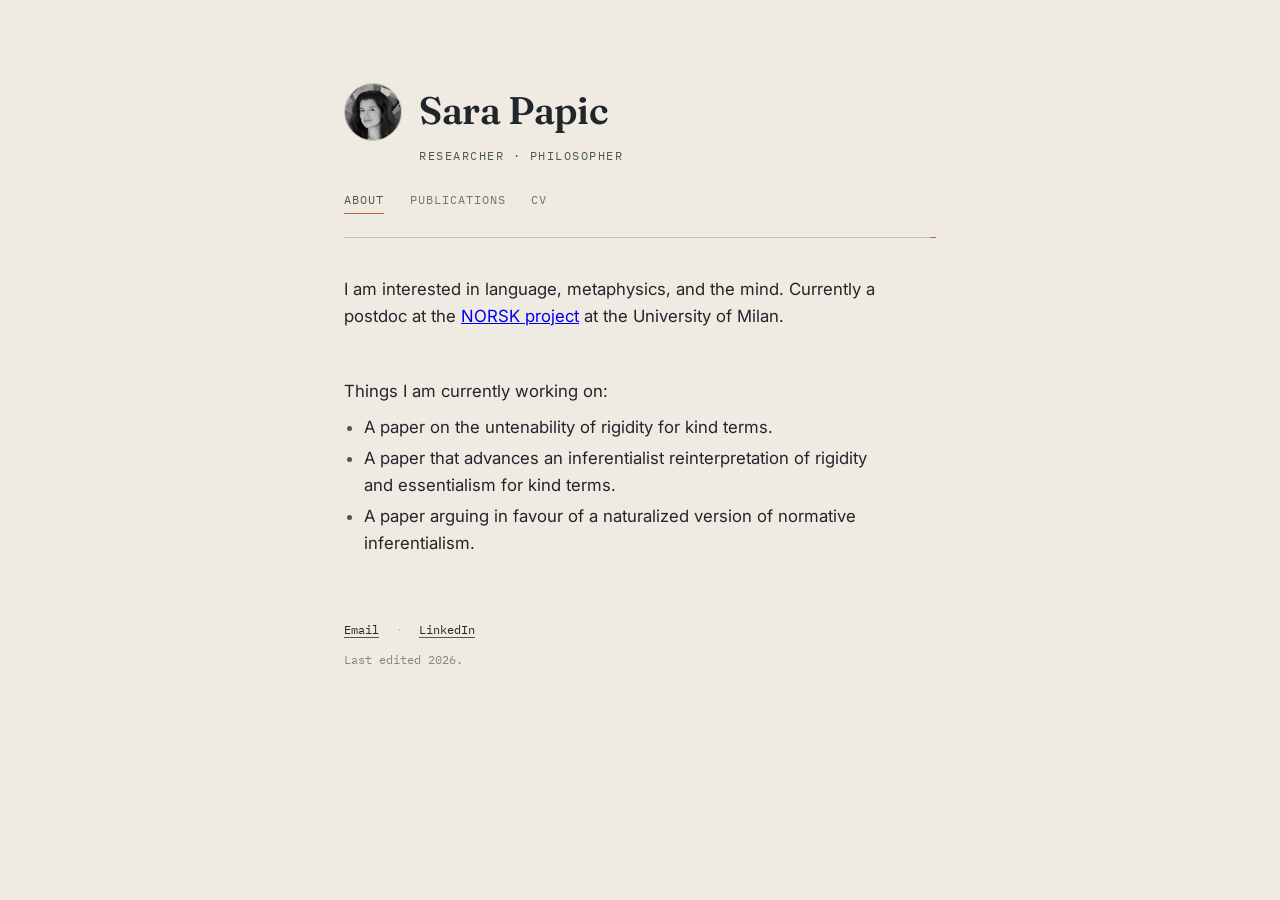
<file: index.html>
<!DOCTYPE html>

<html lang="en">
<head>
<meta charset="UTF-8">
<meta name="viewport" content="width=device-width, initial-scale=1.0">
<title>Sara Papic — About</title>
  <meta name="google-site-verification" content="bdzuO0rXJuduNke9B94QMSSZOs-X30JeOjZKdcjAzds" />
<link rel="stylesheet" href="style.css">
<link rel="preconnect" href="https://fonts.googleapis.com">
<link rel="preconnect" href="https://fonts.gstatic.com" crossorigin>
<link href="https://fonts.googleapis.com/css2?family=Fraunces:opsz,wght@9..144,400;9..144,500;9..144,600&family=Inter:wght@400;500&family=IBM+Plex+Mono:wght@400;500&display=swap" rel="stylesheet">
</head>
<body>

<div class="page">

  <div class="letterhead">
    <div class="mark">
      <img src="photo.jpg" alt="Sara Papic" onerror="this.style.display='none'">
    </div>
    <div>
      <h1>Sara Papic</h1>
      <p class="tagline">Researcher · Philosopher </p>
    </div>
  </div>

  <nav class="site-nav">
    <a href="index.html" class="active">About</a>
    <a href="publications.html">Publications</a>
    <a href="cv.html">CV</a>
  </nav>
  <hr class="rule">

  <p class="bio">
    I am interested in language, metaphysics, and the mind. Currently
    a postdoc at the <a href="https://norsk.unimi.it">NORSK project</a> at the University of Milan.

  </p>
  
 <p class="bio tight"> 
  Things I am currently working on:
  </p>
   <ul class="bio-list">
    <li>A paper on the untenability of rigidity for kind terms.</li>
    <li>A paper that advances an inferentialist reinterpretation of rigidity and essentialism for kind terms.</li>
    <li>A paper arguing in favour of a naturalized version of normative inferentialism.</li>
  </ul>



  <footer>
    <p>
      <a href="mailto:sara.papic@unimi.it">Email</a>
      <span class="sep">·</span>
      <a href="https://www.linkedin.com/in/sara-papic-9577a693/">LinkedIn</a>
    </p>
    <p class="meta">Last edited <span id="year"></span>.</p>
  </footer>

</div>

<script>
  document.getElementById('year').textContent = new Date().getFullYear();
</script>

</body>
</html>
</file>
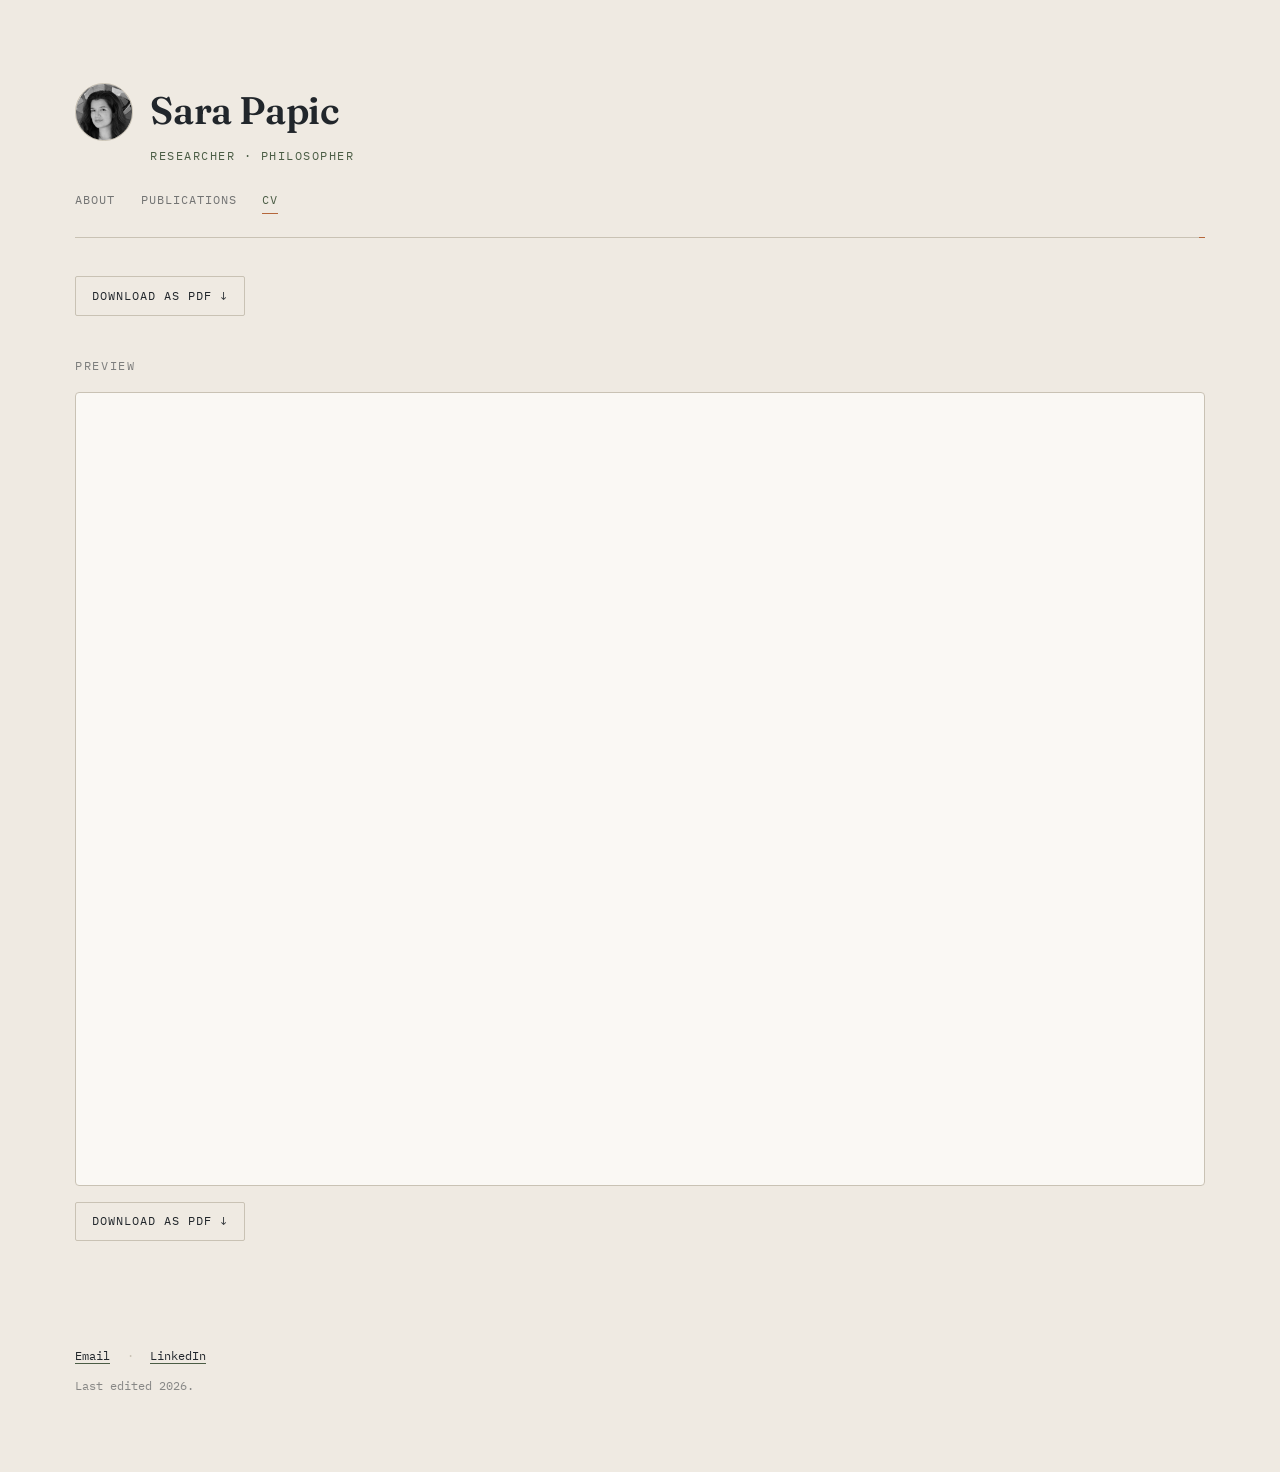
<file: cv.html>
<!DOCTYPE html>

<html lang="en">
<head>
<meta charset="UTF-8">
<meta name="viewport" content="width=device-width, initial-scale=1.0">
<title>Sara Papic — CV</title>
<link rel="stylesheet" href="style.css">
<link rel="preconnect" href="https://fonts.googleapis.com">
<link rel="preconnect" href="https://fonts.gstatic.com" crossorigin>
<link href="https://fonts.googleapis.com/css2?family=Fraunces:opsz,wght@9..144,400;9..144,500;9..144,600&family=Inter:wght@400;500&family=IBM+Plex+Mono:wght@400;500&display=swap" rel="stylesheet">
</head>
<body class="wide-page">

<div class="page">

  <div class="letterhead">
    <div class="mark">
      <img src="photo.jpg" alt="Sara Papic" onerror="this.style.display='none'">
    </div>
    <div>
      <h1>Sara Papic</h1>
      <p class="tagline">Researcher · Philosopher</p>
    </div>
  </div>

  <nav class="site-nav">
    <a href="index.html">About</a>
    <a href="publications.html">Publications</a>
    <a href="cv.html" class="active">CV</a>
  </nav>
  <hr class="rule">

  <a class="cv-download" href="cv.pdf">Download as PDF ↓</a>
  
  <p class="label">Preview</p>
  <div class="cv-viewer">
    <iframe src="cv.pdf" title="CV preview"></iframe>
  </div>
  <a class="cv-download" href="cv.pdf">Download as PDF ↓</a>

  

   <footer>
    <p>
      <a href="mailto:sara.papic@unimi.it">Email</a>
      <span class="sep">·</span>
      <a href="https://www.linkedin.com/in/sara-papic-9577a693/">LinkedIn</a>
    </p>
    <p class="meta">Last edited <span id="year"></span>.</p>
  </footer>


</div>

<script>
  document.getElementById('year').textContent = new Date().getFullYear();
</script>

</body>
</html>
</file>
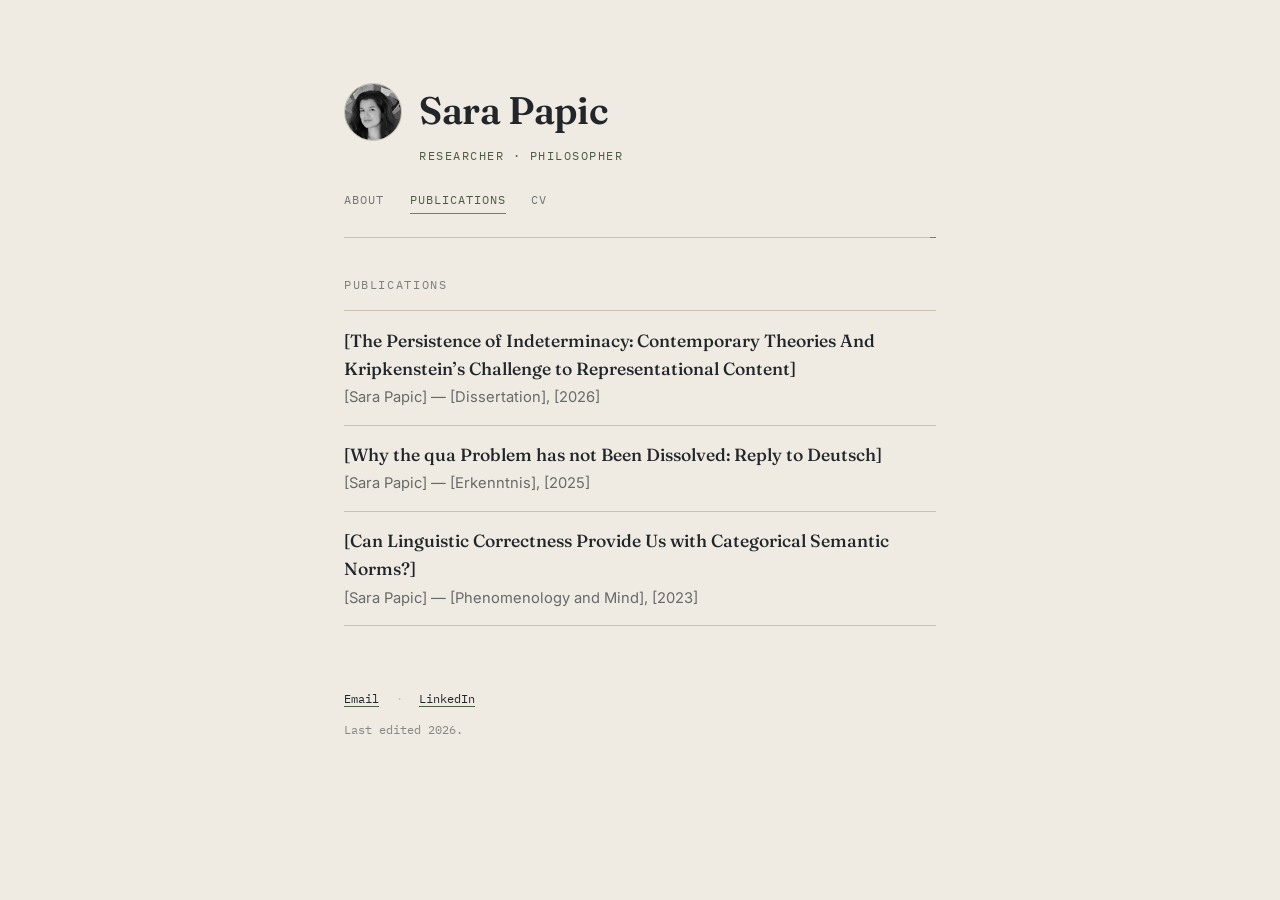
<file: publications.html>
<!DOCTYPE html>

<html lang="en">
<head>
<meta charset="UTF-8">
<meta name="viewport" content="width=device-width, initial-scale=1.0">
<title>Sara Papic — Publications</title>
<link rel="stylesheet" href="style.css">
<link rel="preconnect" href="https://fonts.googleapis.com">
<link rel="preconnect" href="https://fonts.gstatic.com" crossorigin>
<link href="https://fonts.googleapis.com/css2?family=Fraunces:opsz,wght@9..144,400;9..144,500;9..144,600&family=Inter:wght@400;500&family=IBM+Plex+Mono:wght@400;500&display=swap" rel="stylesheet">
</head>
<body>

<div class="page">

  <div class="letterhead">
    <div class="mark">
      <img src="photo.jpg" alt="Sara Papic" onerror="this.style.display='none'">
    </div>
    <div>
      <h1>Sara Papic</h1>
      <p class="tagline">Researcher · Philosopher</p>
    </div>
  </div>

  <nav class="site-nav">
    <a href="index.html">About</a>
    <a href="publications.html" class="active">Publications</a>
    <a href="cv.html">CV</a>
  </nav>
  <hr class="rule">

  <section>
    <p class="label">Publications</p>

    <a class="row-link" href="https://philpapers.org/archive/PAPTPO-23.pdf">
      <span class="row-title">[The Persistence of Indeterminacy: Contemporary Theories And Kripkenstein’s Challenge to Representational Content]</span>
      <span class="row-desc">[Sara Papic] — [Dissertation], [2026]</span>
    </a>


    <a class="row-link" href="https://philpapers.org/archive/PAPWTQ.pdf">
      <span class="row-title">[Why the qua Problem has not Been Dissolved: Reply to Deutsch]</span>
      <span class="row-desc">[Sara Papic] — [Erkenntnis], [2025]</span>
    </a>

    <a class="row-link" href="https://journals.openedition.org/phenomenology/2584">
      <span class="row-title">[Can Linguistic Correctness Provide Us with Categorical Semantic Norms?]</span>
      <span class="row-desc">[Sara Papic] — [Phenomenology and Mind], [2023]</span>
    </a>



  <footer>
    <p>
      <a href="mailto:sara.papic@unimi.it">Email</a>
      <span class="sep">·</span>
      <a href="https://www.linkedin.com/in/sara-papic-9577a693/">LinkedIn</a>
    </p>
    <p class="meta">Last edited <span id="year"></span>.</p>
  </footer>

</div>

<script>
  document.getElementById('year').textContent = new Date().getFullYear();
</script>

</body>
</html>
</file>
<file: style.css>
:root {
  --paper: #efeae2;
  --paper-light: #faf8f4;
  --ink: #21262b;
  --moss: #4b5d45;
  --clay: #b5673b;
  --line: #c9c2b4;
}

* { box-sizing: border-box; }

body {
  margin: 0;
  background: var(--paper);
  color: var(--ink);
  font-family: 'Inter', sans-serif;
  line-height: 1.6;
  -webkit-font-smoothing: antialiased;
}

.page {
  max-width: 640px;
  margin: 0 auto;
  padding: 5rem 1.5rem 4rem;
}

/* Letterhead */
.letterhead {
  display: flex;
  align-items: flex-start;
  gap: 1.1rem;
  margin-bottom: 1.4rem;
}

.mark {
  flex: none;
  width: 3.6rem;
  height: 3.6rem;
  border-radius: 50%;
  background: var(--paper-light);
  border: 1px solid var(--line);
  overflow: hidden;
  margin-top: 0.2rem;
}

.mark img {
  width: 100%;
  height: 100%;
  object-fit: cover;
  display: block;
}

h1 {
  font-family: 'Fraunces', serif;
  font-weight: 600;
  font-size: 2.4rem;
  margin: 0 0 0.3rem;
  letter-spacing: -0.01em;
}

.tagline {
  font-family: 'IBM Plex Mono', monospace;
  font-size: 0.78rem;
  letter-spacing: 0.12em;
  text-transform: uppercase;
  color: var(--moss);
  margin: 0;
}

/* Nav */
nav.site-nav {
  display: flex;
  gap: 1.6rem;
  margin: 1.5rem 0 1.4rem;
  font-family: 'IBM Plex Mono', monospace;
  font-size: 0.78rem;
  letter-spacing: 0.08em;
  text-transform: uppercase;
}

nav.site-nav a {
  color: var(--ink);
  opacity: 0.6;
  text-decoration: none;
  padding-bottom: 3px;
  border-bottom: 1px solid transparent;
  transition: opacity 0.15s ease, border-color 0.15s ease;
}

nav.site-nav a:hover,
nav.site-nav a:focus-visible { opacity: 1; }

nav.site-nav a.active {
  opacity: 1;
  color: var(--moss);
  border-bottom-color: var(--clay);
}

.rule {
  border: none;
  height: 1px;
  background: var(--line);
  margin: 0 0 2.4rem;
  position: relative;
}

.rule::after {
  content: '';
  position: absolute;
  right: 0;
  top: -2.5px;
  width: 6px;
  height: 6px;
  border-radius: 50%;
  background: var(--clay);
}

/* Bio / body text */
.bio {
  font-size: 1.05rem;
  max-width: 34rem;
  margin: 0 0 3rem;
}

.bio mark {
  background: none;
  color: var(--moss);
  font-style: italic;
}
/* Tighter paragraph when a list follows it */
.bio.tight { margin-bottom: 0.6rem; }

/* Bullet list matching the bio text */
ul.bio-list {
  font-size: 1.05rem;
  max-width: 34rem;
  margin: 0 0 3rem;
  padding-left: 1.25rem;
  list-style: disc;
}

ul.bio-list li { margin-bottom: 0.25rem; }
ul.bio-list li:last-child { margin-bottom: 0; }
ul.bio-list li::marker { color: var(--moss); }
/* Sections */
section + section { margin-top: 3rem; }

.label {
  font-family: 'IBM Plex Mono', monospace;
  font-size: 0.72rem;
  letter-spacing: 0.14em;
  text-transform: uppercase;
  color: var(--ink);
  opacity: 0.55;
  margin: 0 0 1rem;
}

/* Reused row style: publications + work items */
.row-link {
  display: block;
  text-decoration: none;
  color: var(--ink);
  padding: 0.95rem 0;
  border-bottom: 1px solid var(--line);
  transition: padding-left 0.15s ease;
}

.row-link:first-of-type { border-top: 1px solid var(--line); }

.row-title {
  font-family: 'Fraunces', serif;
  font-size: 1.1rem;
  font-weight: 500;
}

.row-title::after {
  content: ' →';
  color: var(--clay);
  opacity: 0;
  transition: opacity 0.15s ease;
}

.row-link:hover .row-title::after,
.row-link:focus-visible .row-title::after { opacity: 1; }

.row-link:hover,
.row-link:focus-visible { padding-left: 0.4rem; }

.row-desc {
  display: block;
  font-size: 0.92rem;
  color: var(--ink);
  opacity: 0.65;
  margin-top: 0.2rem;
}

/* CV specific */
.cv-download {
  display: inline-block;
  font-family: 'IBM Plex Mono', monospace;
  font-size: 0.78rem;
  text-transform: uppercase;
  letter-spacing: 0.08em;
  border: 1px solid var(--line);
  padding: 0.55rem 1rem;
  border-radius: 2px;
  text-decoration: none;
  color: var(--ink);
  margin-bottom: 2.6rem;
  transition: border-color 0.15s ease, color 0.15s ease;
}

.cv-viewer {
  border: 1px solid var(--line);
  border-radius: 4px;
  overflow: hidden;
  background: var(--paper-light);
  margin: 0 0 1rem;
}

.cv-viewer iframe {
  display: block;
  width: 100%;
  height: 88vh;
  min-height: 750px;
  border: none;
}

body.wide-page .page {
  width: min(92vw, 1300px);
  max-width: none;
}

.cv-download:hover,
.cv-download:focus-visible {
  border-color: var(--clay);
  color: var(--clay);
}

.cv-row {
  display: flex;
  gap: 1.2rem;
  padding: 0.8rem 0;
  border-bottom: 1px solid var(--line);
}

.cv-row:first-of-type { border-top: 1px solid var(--line); }

.cv-when {
  flex: none;
  width: 6.5rem;
  font-family: 'IBM Plex Mono', monospace;
  font-size: 0.78rem;
  opacity: 0.6;
  padding-top: 0.15rem;
}

.cv-what { font-size: 1rem; }

/* Elsewhere / footer */
footer {
  margin-top: 4rem;
  font-family: 'IBM Plex Mono', monospace;
  font-size: 0.74rem;
}

footer a {
  color: var(--ink);
  text-decoration: none;
  border-bottom: 1px solid var(--moss);
}

footer a:hover,
footer a:focus-visible { color: var(--moss); }

footer .sep {
  color: var(--line);
  margin: 0 0.6rem;
}

footer .meta {
  opacity: 0.5;
  margin-top: 0.6rem;
}

a:focus-visible,
.row-link:focus-visible {
  outline: 2px solid var(--clay);
  outline-offset: 3px;
}

@media (prefers-reduced-motion: reduce) {
  * { transition: none !important; }
}

@media (max-width: 480px) {
  h1 { font-size: 1.9rem; }
  .page { padding: 3.2rem 1.25rem 3rem; }
  nav.site-nav { gap: 1.1rem; flex-wrap: wrap; }
}
</file>
